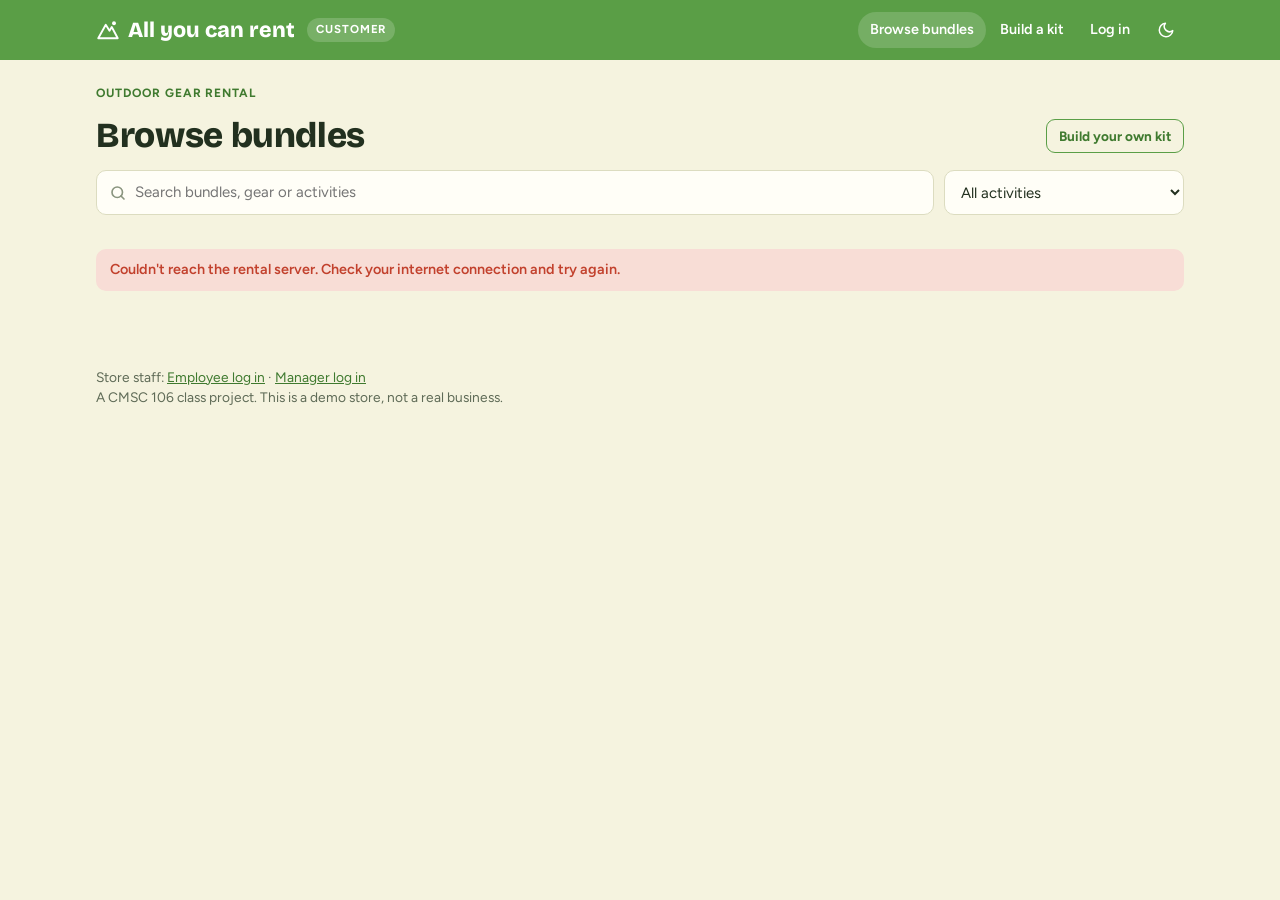
<file: index.html>
<!doctype html>
<html lang="en">
<head>
<meta charset="utf-8">
<meta name="viewport" content="width=device-width, initial-scale=1, viewport-fit=cover">
<meta name="claude:viewport-fit-sides" content="cover">
<title>All you can rent</title>
<link rel="preconnect" href="https://fonts.googleapis.com">
<link rel="stylesheet" href="https://fonts.googleapis.com/css2?family=Bricolage+Grotesque:opsz,wght@12..96,700;12..96,800&family=Figtree:wght@400;500;600;700&display=swap">
<link rel="icon" href="favicon.svg" type="image/svg+xml">
<link rel="stylesheet" href="css/style.css">
<!-- Apply the saved light/dark choice before the page draws (see Theme in js/common.js) -->
<script>try { var t = JSON.parse(localStorage.getItem("rental:theme")); if (t) document.documentElement.dataset.theme = t; } catch (e) {}</script>
</head>
<body>
<header class="top" id="header"></header>
<main><div class="wrap" id="app"></div></main>
<footer class="wrap small muted" style="padding-block:28px">Store staff: <a href="employee.html">Employee log in</a> · <a href="manager.html">Manager log in</a><br>A CMSC 106 class project. This is a demo store, not a real business.</footer>
<div class="toast" id="toast" hidden></div>
<script src="js/api.js"></script>
<script src="js/common.js"></script>
<script src="js/sample-reviews.js"></script>
<script src="js/customer.js"></script>
</body>
</html>
</file>
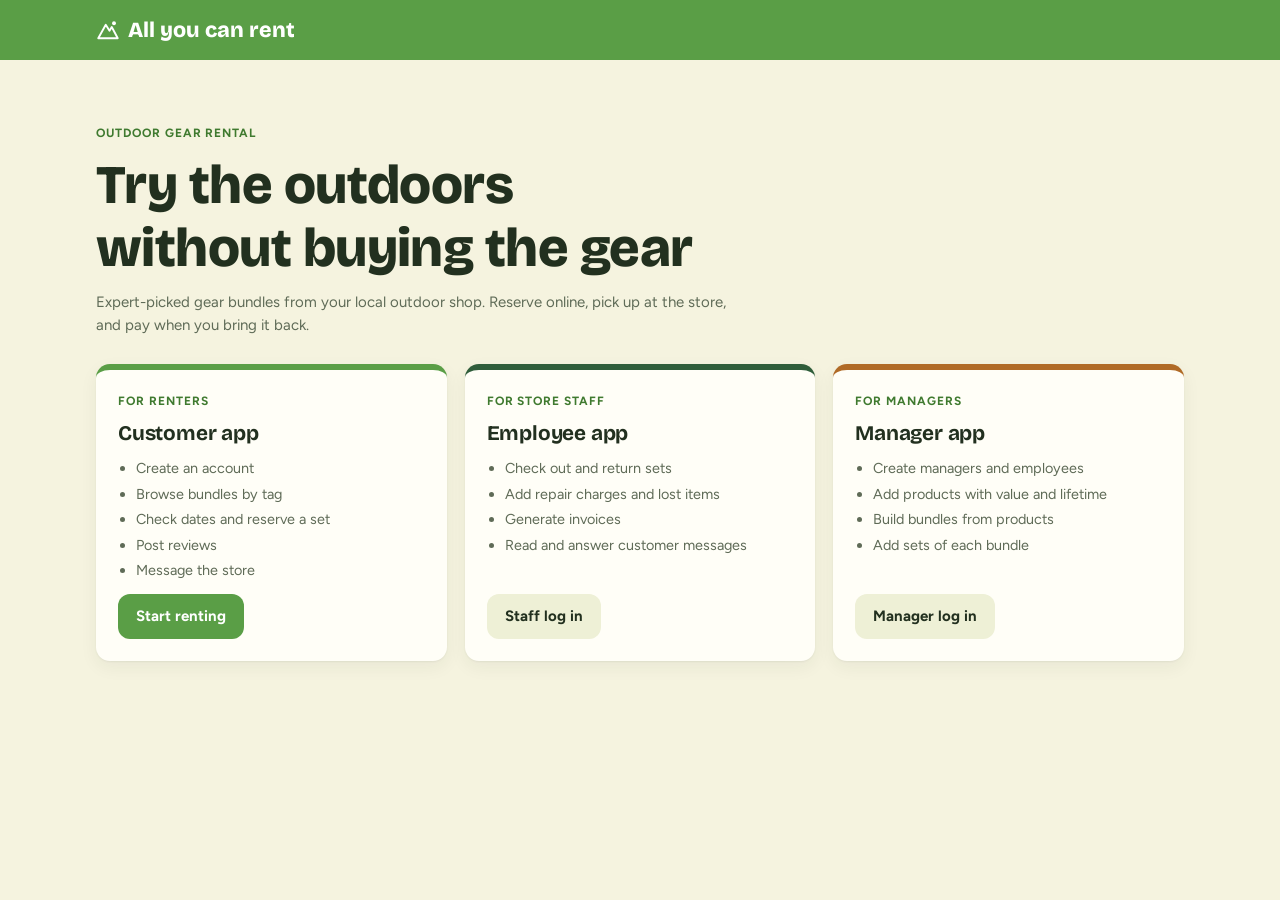
<file: rental 2/index.html>
<!doctype html>
<html lang="en">
<head>
<meta charset="utf-8">
<meta name="viewport" content="width=device-width, initial-scale=1, viewport-fit=cover">
<meta name="claude:viewport-fit-sides" content="cover">
<title>All you can rent</title>
<link rel="preconnect" href="https://fonts.googleapis.com">
<link rel="stylesheet" href="https://fonts.googleapis.com/css2?family=Bricolage+Grotesque:opsz,wght@12..96,700;12..96,800&family=Figtree:wght@400;500;600;700&display=swap">
<link rel="stylesheet" href="css/style.css">
<style>
.hero{padding-block:40px 28px;display:flex;flex-direction:column;gap:12px;max-width:640px}
.hero h1{font-size:clamp(2.2rem,6vw,3.4rem)}
.apps{display:grid;grid-template-columns:repeat(3,minmax(0,1fr));gap:18px}
@media (max-width:820px){.apps{grid-template-columns:1fr}}
.app-card{display:flex;flex-direction:column;gap:12px;padding:22px;text-decoration:none;color:inherit;border-top:6px solid var(--green)}
.app-card.staff{border-top-color:#2f5d3a}
.app-card.mgr{border-top-color:#b06a26}
.app-card ul{margin:0;padding-left:18px;color:var(--muted);font-size:.9rem;display:flex;flex-direction:column;gap:4px}
.app-card .btn{margin-top:auto;align-self:flex-start}
</style>
</head>
<body>
<header class="top" id="header"><div class="wrap"><a class="logo" href="index.html"><svg viewBox="0 0 32 32" aria-hidden="true"><path d="M3 27 L13 9 L18 17 L21 12 L29 27 Z" fill="none" stroke="currentColor" stroke-width="2.5" stroke-linejoin="round"/><circle cx="24" cy="7" r="2.6" fill="currentColor"/></svg> All you can rent</a></div></header>
<main><div class="wrap">
  <section class="hero">
    <p class="eyebrow">Outdoor gear rental</p>
    <h1>Try the outdoors without buying the gear</h1>
    <p class="muted">Expert-picked gear bundles from your local outdoor shop. Reserve online, pick up at the store, and pay when you bring it back.</p>
  </section>
  <section class="apps">
    <a class="card app-card" href="customer.html">
      <p class="eyebrow">For renters</p><h2>Customer app</h2>
      <ul><li>Create an account</li><li>Browse bundles by tag</li><li>Check dates and reserve a set</li><li>Post reviews</li><li>Message the store</li></ul>
      <span class="btn btn-green">Start renting</span>
    </a>
    <a class="card app-card staff" href="employee.html">
      <p class="eyebrow">For store staff</p><h2>Employee app</h2>
      <ul><li>Check out and return sets</li><li>Add repair charges and lost items</li><li>Generate invoices</li><li>Read and answer customer messages</li></ul>
      <span class="btn btn-quiet">Staff log in</span>
    </a>
    <a class="card app-card mgr" href="manager.html">
      <p class="eyebrow">For managers</p><h2>Manager app</h2>
      <ul><li>Create managers and employees</li><li>Add products with value and lifetime</li><li>Build bundles from products</li><li>Add sets of each bundle</li></ul>
      <span class="btn btn-quiet">Manager log in</span>
    </a>
  </section>
</div></main>
<script src="js/api.js"></script>
<script src="js/common.js"></script>

</body>
</html>
</file>
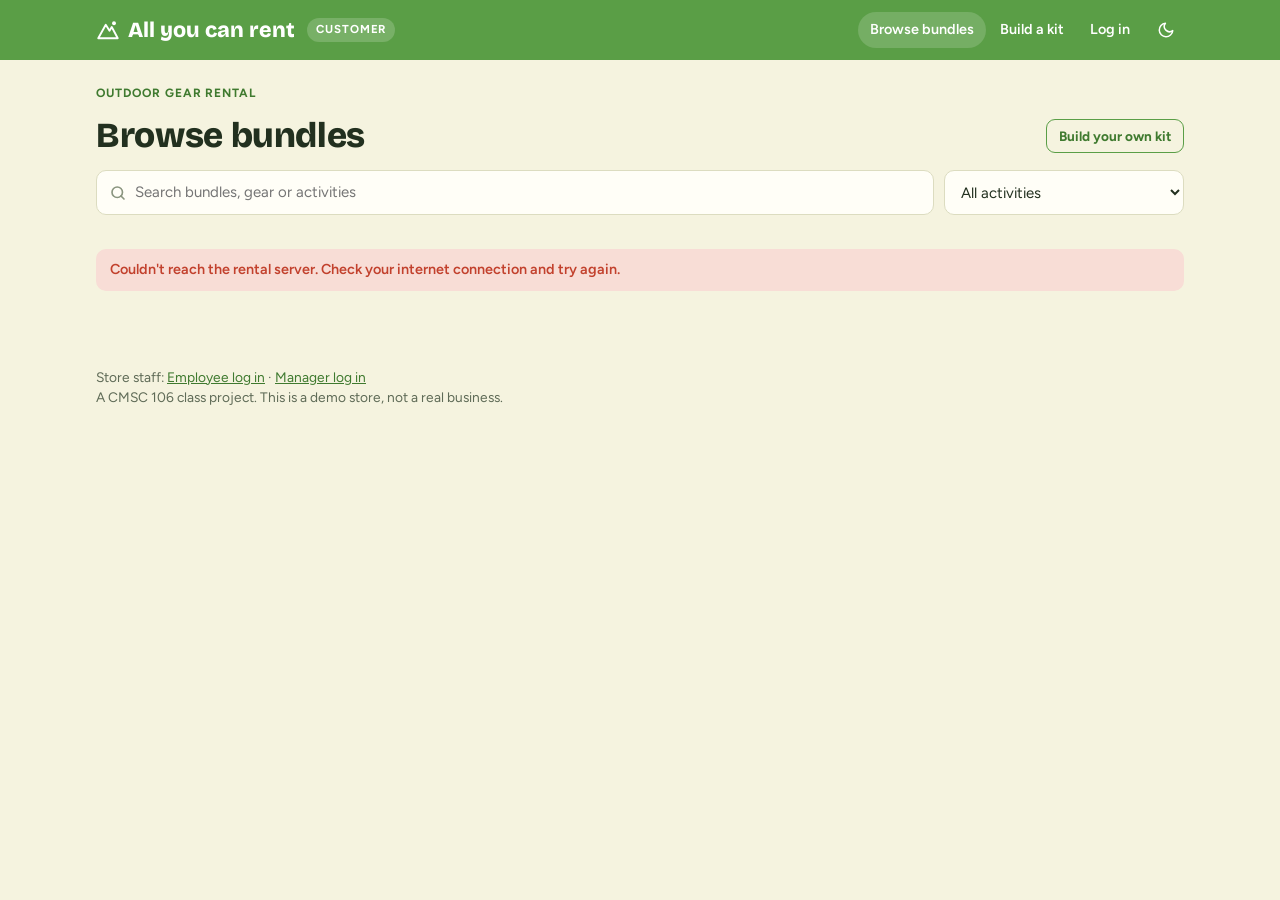
<file: customer.html>
<!doctype html>
<html lang="en">
<head>
<meta charset="utf-8">
<title>All you can rent</title>
<!-- The shop moved to index.html. Keep old links working, including #bundle-... links. -->
<script>location.replace("index.html" + location.hash);</script>
<meta http-equiv="refresh" content="0; url=index.html">
</head>
<body><a href="index.html">Go to All you can rent</a></body>
</html>
</file>
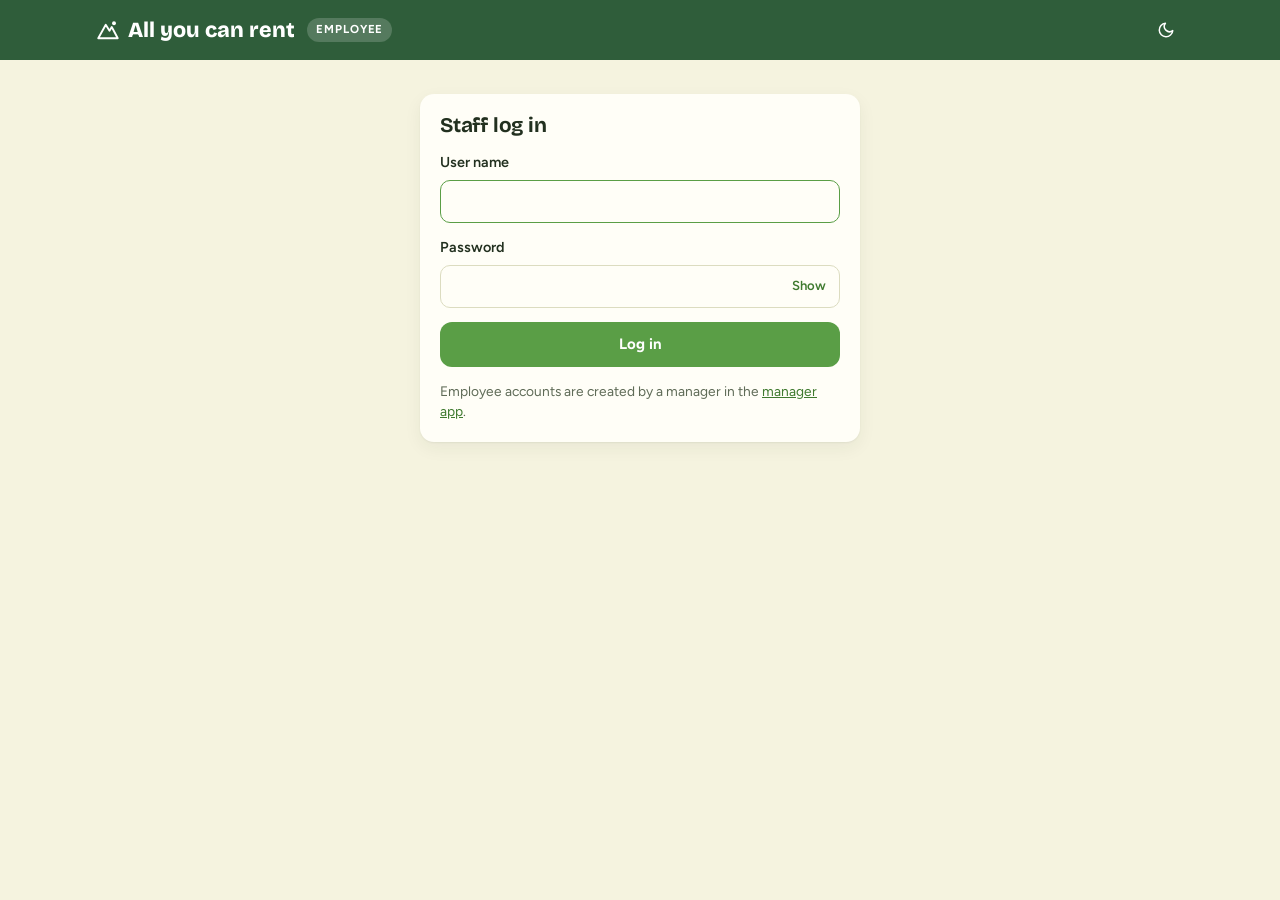
<file: employee.html>
<!doctype html>
<html lang="en">
<head>
<meta charset="utf-8">
<meta name="viewport" content="width=device-width, initial-scale=1, viewport-fit=cover">
<meta name="claude:viewport-fit-sides" content="cover">
<title>All you can rent · Staff</title>
<link rel="preconnect" href="https://fonts.googleapis.com">
<link rel="stylesheet" href="https://fonts.googleapis.com/css2?family=Bricolage+Grotesque:opsz,wght@12..96,700;12..96,800&family=Figtree:wght@400;500;600;700&display=swap">
<link rel="icon" href="favicon.svg" type="image/svg+xml">
<link rel="stylesheet" href="css/style.css">
<script>try { var t = JSON.parse(localStorage.getItem("rental:theme")); if (t) document.documentElement.dataset.theme = t; } catch (e) {}</script>
</head>
<body class="staff">
<header class="top" id="header"></header>
<main><div class="wrap" id="app"></div></main>
<div class="toast" id="toast" hidden></div>
<script src="js/api.js"></script>
<script src="js/common.js"></script>
<script src="js/employee.js"></script>
</body>
</html>
</file>
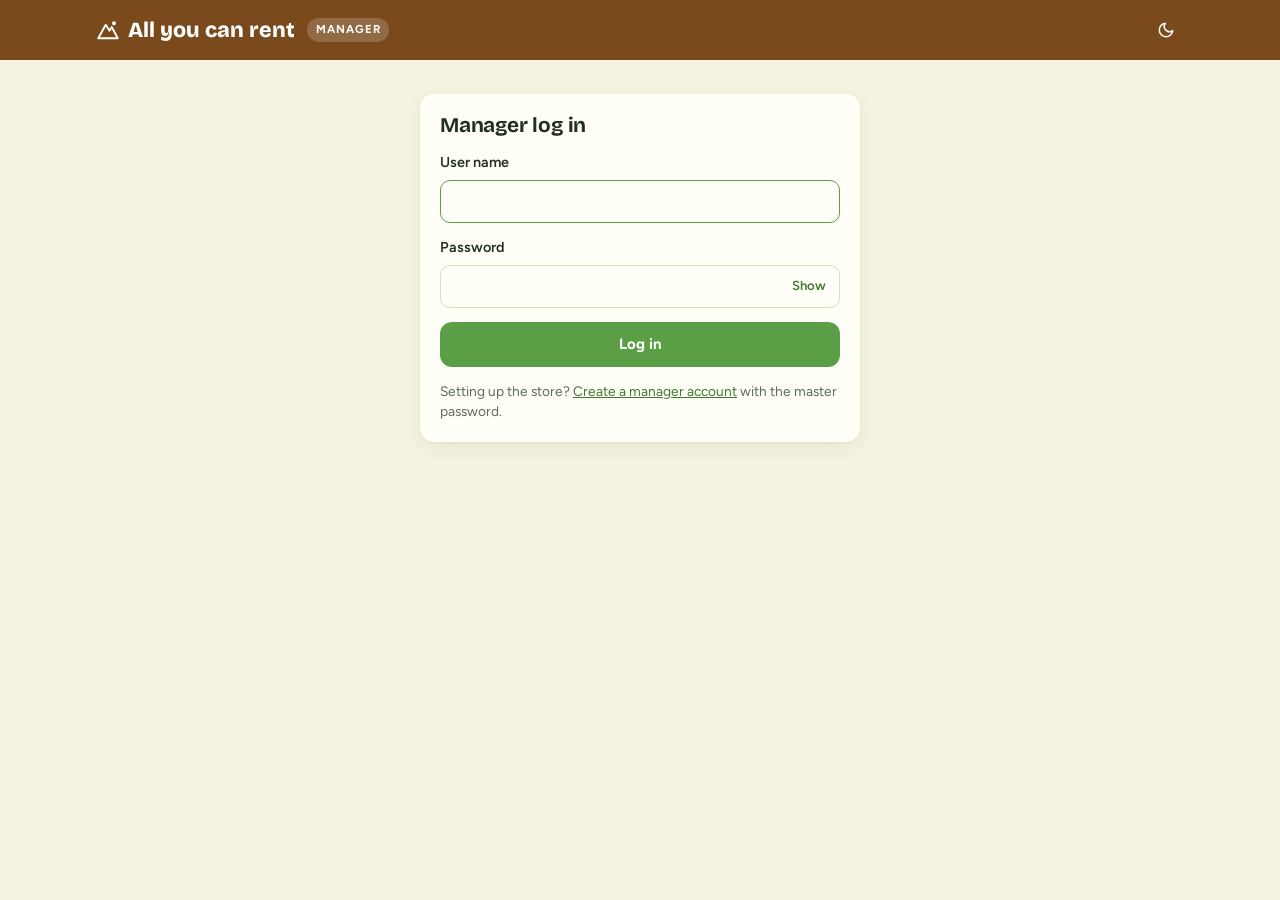
<file: manager.html>
<!doctype html>
<html lang="en">
<head>
<meta charset="utf-8">
<meta name="viewport" content="width=device-width, initial-scale=1, viewport-fit=cover">
<meta name="claude:viewport-fit-sides" content="cover">
<title>All you can rent · Manager</title>
<link rel="preconnect" href="https://fonts.googleapis.com">
<link rel="stylesheet" href="https://fonts.googleapis.com/css2?family=Bricolage+Grotesque:opsz,wght@12..96,700;12..96,800&family=Figtree:wght@400;500;600;700&display=swap">
<link rel="icon" href="favicon.svg" type="image/svg+xml">
<link rel="stylesheet" href="css/style.css">
<script>try { var t = JSON.parse(localStorage.getItem("rental:theme")); if (t) document.documentElement.dataset.theme = t; } catch (e) {}</script>
</head>
<body class="mgr">
<header class="top" id="header"></header>
<main><div class="wrap" id="app"></div></main>
<div class="toast" id="toast" hidden></div>
<script src="js/api.js"></script>
<script src="js/common.js"></script>
<script src="js/manager.js"></script>
</body>
</html>
</file>
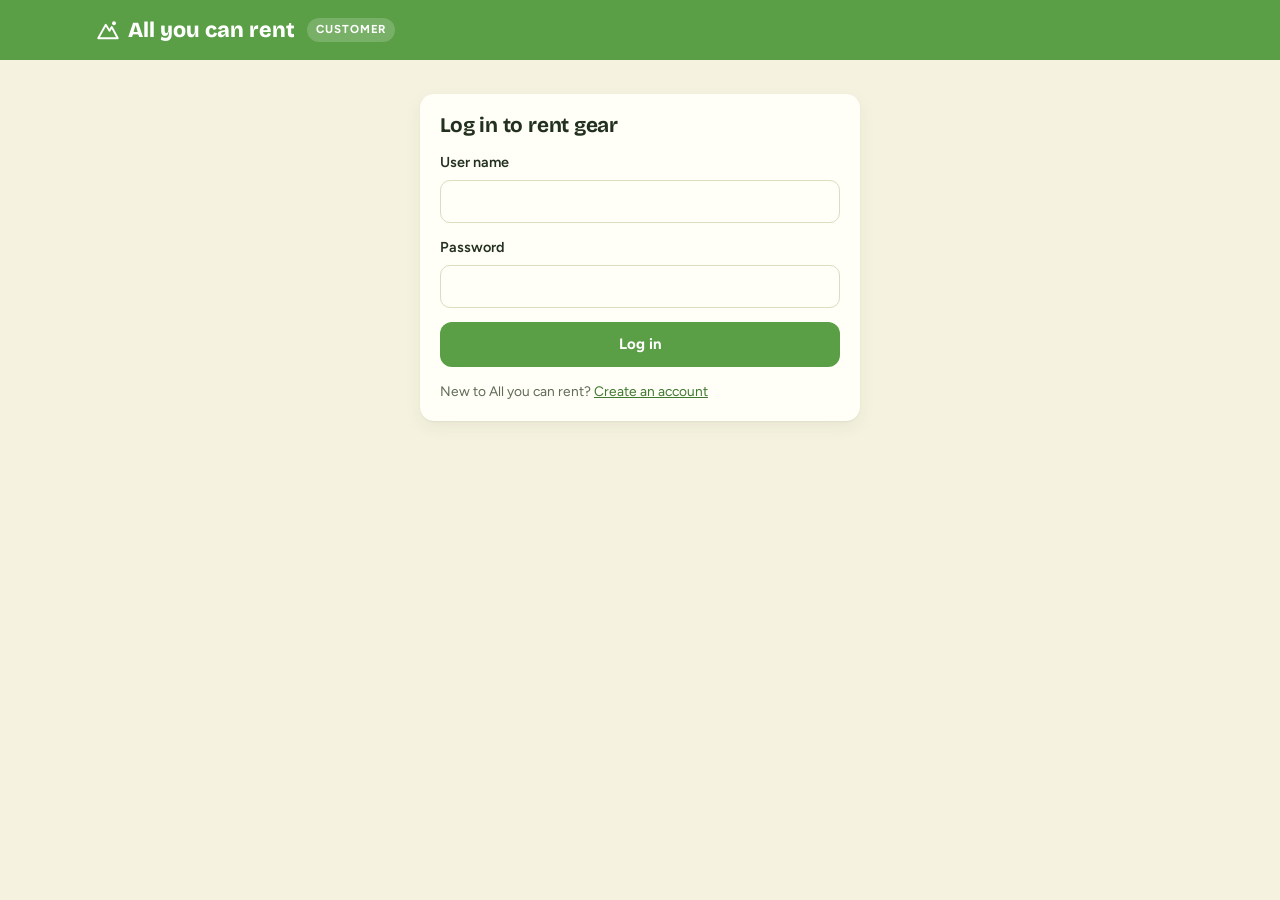
<file: rental 2/customer.html>
<!doctype html>
<html lang="en">
<head>
<meta charset="utf-8">
<meta name="viewport" content="width=device-width, initial-scale=1, viewport-fit=cover">
<meta name="claude:viewport-fit-sides" content="cover">
<title>All you can rent</title>
<link rel="preconnect" href="https://fonts.googleapis.com">
<link rel="stylesheet" href="https://fonts.googleapis.com/css2?family=Bricolage+Grotesque:opsz,wght@12..96,700;12..96,800&family=Figtree:wght@400;500;600;700&display=swap">
<link rel="stylesheet" href="css/style.css">
</head>
<body class="">
<header class="top" id="header"></header>
<main><div class="wrap" id="app"></div></main>
<div class="toast" id="toast" hidden></div>
<script src="js/api.js"></script>
<script src="js/common.js"></script>
<script src="js/customer.js"></script>
</body>
</html>
</file>
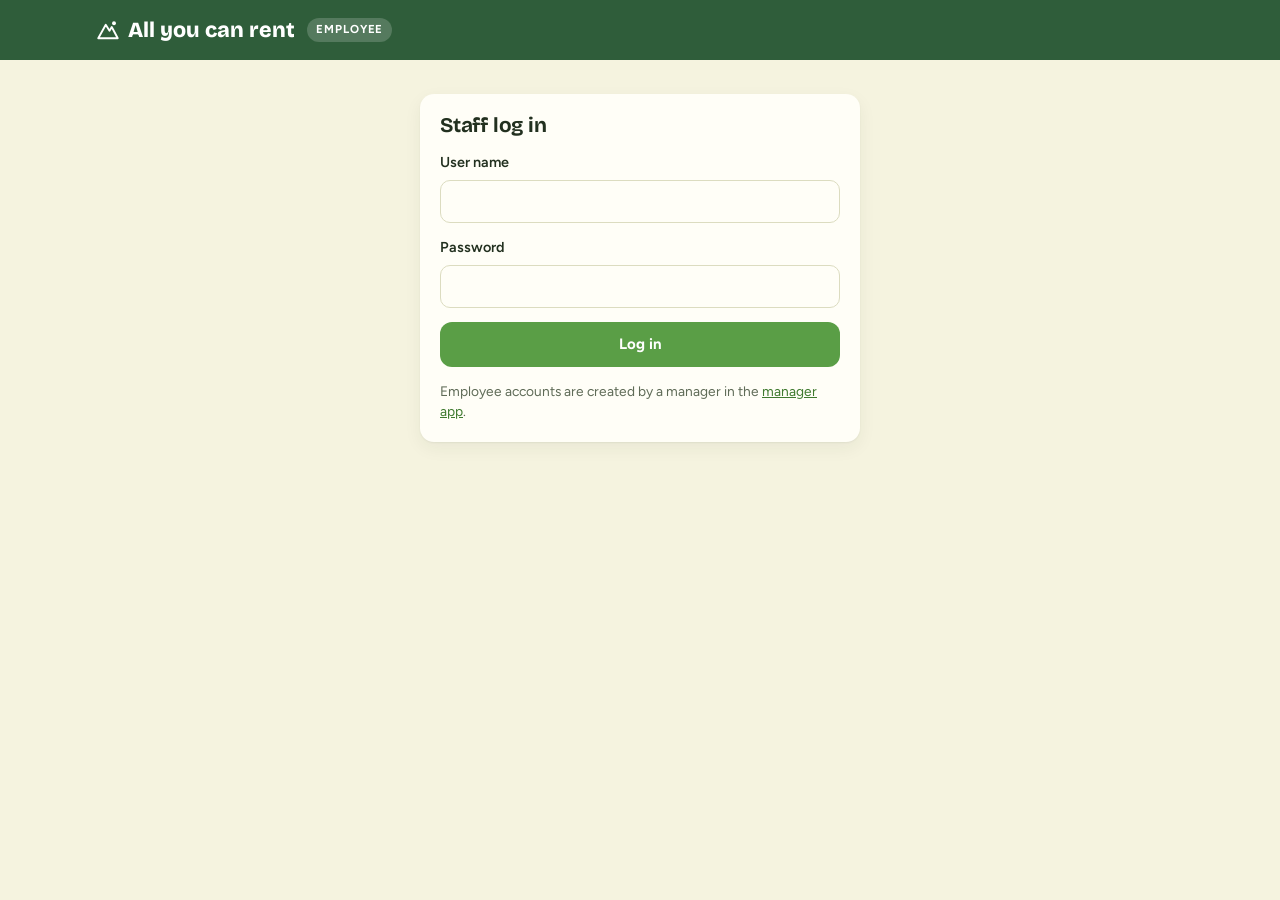
<file: rental 2/employee.html>
<!doctype html>
<html lang="en">
<head>
<meta charset="utf-8">
<meta name="viewport" content="width=device-width, initial-scale=1, viewport-fit=cover">
<meta name="claude:viewport-fit-sides" content="cover">
<title>All you can rent · Staff</title>
<link rel="preconnect" href="https://fonts.googleapis.com">
<link rel="stylesheet" href="https://fonts.googleapis.com/css2?family=Bricolage+Grotesque:opsz,wght@12..96,700;12..96,800&family=Figtree:wght@400;500;600;700&display=swap">
<link rel="stylesheet" href="css/style.css">
</head>
<body class="staff">
<header class="top" id="header"></header>
<main><div class="wrap" id="app"></div></main>
<div class="toast" id="toast" hidden></div>
<script src="js/api.js"></script>
<script src="js/common.js"></script>
<script src="js/employee.js"></script>
</body>
</html>
</file>
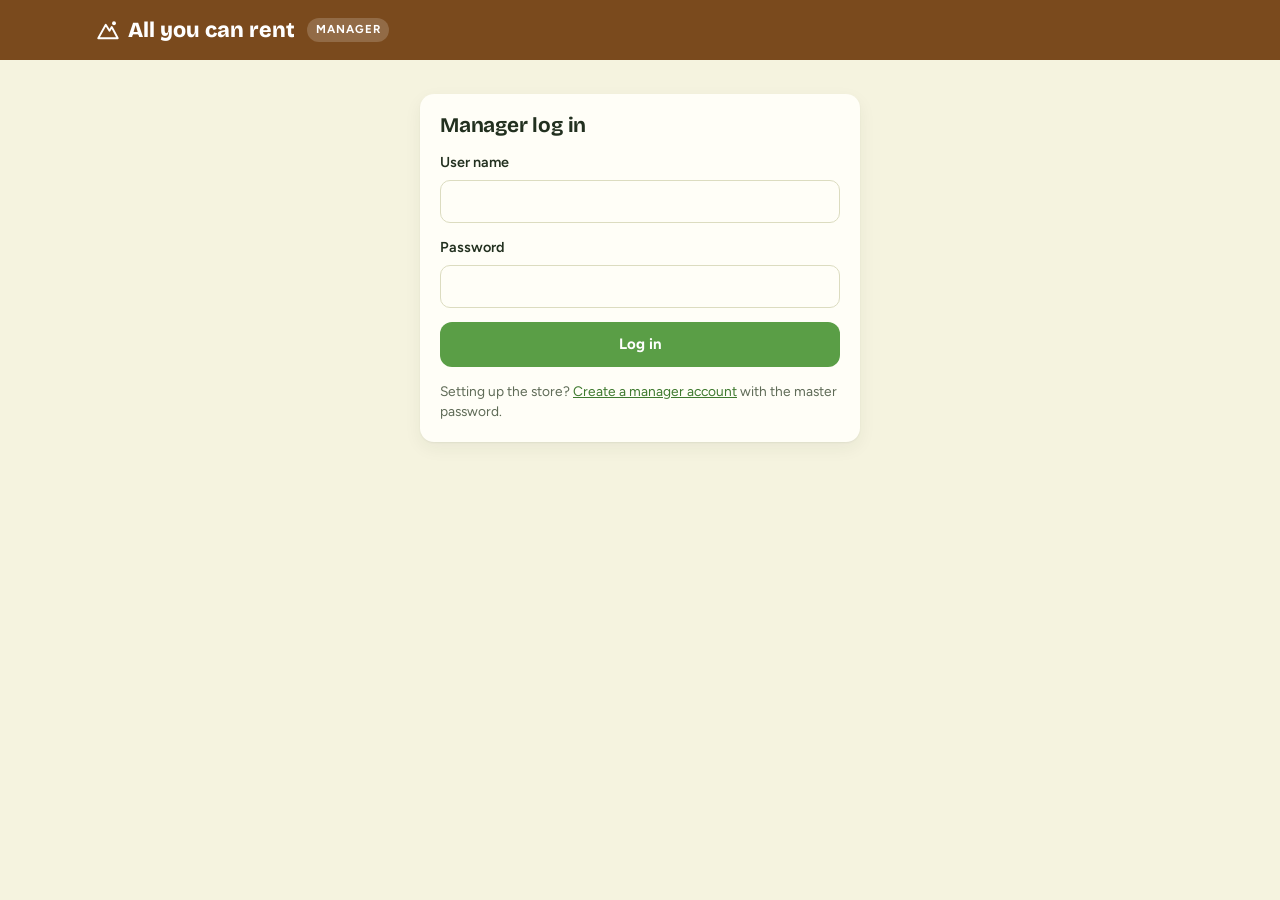
<file: rental 2/manager.html>
<!doctype html>
<html lang="en">
<head>
<meta charset="utf-8">
<meta name="viewport" content="width=device-width, initial-scale=1, viewport-fit=cover">
<meta name="claude:viewport-fit-sides" content="cover">
<title>All you can rent · Manager</title>
<link rel="preconnect" href="https://fonts.googleapis.com">
<link rel="stylesheet" href="https://fonts.googleapis.com/css2?family=Bricolage+Grotesque:opsz,wght@12..96,700;12..96,800&family=Figtree:wght@400;500;600;700&display=swap">
<link rel="stylesheet" href="css/style.css">
</head>
<body class="mgr">
<header class="top" id="header"></header>
<main><div class="wrap" id="app"></div></main>
<div class="toast" id="toast" hidden></div>
<script src="js/api.js"></script>
<script src="js/common.js"></script>
<script src="js/manager.js"></script>
</body>
</html>
</file>
<file: css/style.css>
/* All you can rent — shared styles for the customer, employee and manager apps */
:root{
  --bg:#f5f3df; --surface:#fffef7; --surface-2:#eef0d6; --line:#dcdcc0;
  --fg:#22301f; --muted:#5f6b57; --green:#5a9e46; --green-ink:#3f7a2f; --green-soft:#e2eed3;
  --orange:#ee8f2b; --orange-ink:#b9620c; --orange-soft:#fde9d2; --on-accent:#ffffff;
  --danger:#c2412d; --danger-soft:#f8ddd6; --header:#5a9e46;
  --shadow:0 1px 2px rgba(40,50,30,.06),0 6px 18px rgba(40,50,30,.06);
  --display:"Bricolage Grotesque","Trebuchet MS",system-ui,sans-serif;
  --body:"Figtree","Segoe UI",system-ui,sans-serif;
  --r:14px;
}
@media (prefers-color-scheme: dark){:root:not([data-theme="light"]){
  --bg:#141a13; --surface:#1c241b; --surface-2:#232d21; --line:#334031;
  --fg:#e9eedd; --muted:#a3ae97; --green:#6cb356; --green-ink:#94d17f; --green-soft:#24351f;
  --orange:#f09a3e; --orange-ink:#f5b46c; --orange-soft:#3a2915; --danger:#ef7a65; --danger-soft:#3b1f19;
  --header:#3f7a2f; --shadow:0 1px 2px rgba(0,0,0,.3),0 6px 18px rgba(0,0,0,.25); color-scheme:dark}}
:root[data-theme="dark"]{
  --bg:#141a13; --surface:#1c241b; --surface-2:#232d21; --line:#334031;
  --fg:#e9eedd; --muted:#a3ae97; --green:#6cb356; --green-ink:#94d17f; --green-soft:#24351f;
  --orange:#f09a3e; --orange-ink:#f5b46c; --orange-soft:#3a2915; --danger:#ef7a65; --danger-soft:#3b1f19;
  --header:#3f7a2f; --shadow:0 1px 2px rgba(0,0,0,.3),0 6px 18px rgba(0,0,0,.25); color-scheme:dark}
/* employee and manager apps use a darker header so staff can tell the apps apart */
body.staff{--header:#2f5d3a}
body.mgr{--header:#7a4a1d}

*{box-sizing:border-box}
html,body{margin:0}
body{background:var(--bg);color:var(--fg);font-family:var(--body);font-size:15px;line-height:1.5}
h1,h2,h3{font-family:var(--display);line-height:1.15;margin:0;text-wrap:balance;letter-spacing:-.01em}
h1{font-size:clamp(1.6rem,4vw,2.2rem);font-weight:800}
h2{font-size:1.3rem;font-weight:700}
h3{font-size:1.05rem;font-weight:700}
p{margin:0}
a{color:var(--green-ink)}
button,input,select,textarea{font:inherit;color:inherit}
:focus-visible{outline:3px solid var(--orange);outline-offset:2px}
.wrap{max-width:1120px;margin:0 auto;padding-left:max(16px,env(safe-area-inset-left,0px));padding-right:max(16px,env(safe-area-inset-right,0px))}

body::before{content:"";position:fixed;inset:0 0 auto;height:env(safe-area-inset-top,0px);z-index:10;background:var(--header)}
header.top{position:sticky;top:env(safe-area-inset-top,0px);z-index:9;background:var(--header);color:var(--on-accent)}
header.top .wrap{display:flex;align-items:center;gap:12px;min-height:60px;flex-wrap:wrap;padding-block:6px}
.logo{font-family:var(--display);font-weight:800;font-size:1.35rem;color:var(--on-accent);text-decoration:none;display:flex;align-items:center;gap:8px}
.logo svg{width:24px;height:24px}
.role-tag{font-size:.72rem;font-weight:700;letter-spacing:.08em;text-transform:uppercase;background:rgba(255,255,255,.18);padding:3px 9px;border-radius:999px}
nav.main{display:flex;gap:2px;margin-left:auto;align-items:center;flex-wrap:wrap}
nav.main a,nav.main button{color:var(--on-accent);text-decoration:none;padding:7px 12px;border-radius:999px;font-weight:600;font-size:.9rem;background:none;border:0;cursor:pointer}
nav.main a:hover,nav.main a.on,nav.main button:hover{background:rgba(255,255,255,.16)}
nav.main .theme-btn{display:inline-flex;align-items:center;justify-content:center;width:36px;height:36px;padding:0;margin-left:4px}
nav.main .theme-btn svg{width:18px;height:18px}
main{padding-block:24px 48px}

.btn{display:inline-flex;align-items:center;justify-content:center;gap:8px;border:0;border-radius:12px;padding:11px 18px;font-weight:700;cursor:pointer;text-decoration:none}
.btn:active{transform:translateY(1px)}
.btn-green{background:var(--green);color:var(--on-accent)}
.btn-orange{background:var(--orange);color:var(--on-accent)}
.btn-ghost{background:transparent;color:var(--green-ink);border:1.5px solid var(--green)}
.btn-quiet{background:var(--surface-2);color:var(--fg)}
.btn-danger{background:var(--danger-soft);color:var(--danger)}
.btn-sm{padding:6px 12px;font-size:.85rem;border-radius:9px}
.btn[disabled]{opacity:.45;cursor:not-allowed}
.btn-block{width:100%}
.card{background:var(--surface);border-radius:var(--r);box-shadow:var(--shadow)}
.pad{padding:20px}
.stack{display:flex;flex-direction:column;gap:14px}
.row{display:flex;gap:10px;flex-wrap:wrap;align-items:center}
.between{justify-content:space-between}
.muted{color:var(--muted)}
.small{font-size:.86rem}
.eyebrow{font-size:.75rem;letter-spacing:.08em;text-transform:uppercase;font-weight:700;color:var(--green-ink)}
.price{font-family:var(--display);font-weight:800;color:var(--orange-ink);font-variant-numeric:tabular-nums}
.num{font-variant-numeric:tabular-nums}
.chip{display:inline-flex;align-items:center;gap:6px;border:1.5px solid var(--green);color:var(--green-ink);background:transparent;border-radius:999px;padding:5px 13px;font-size:.86rem;font-weight:600;cursor:pointer}
.chip:hover{background:var(--green-soft)}
.chip.on{background:var(--green);color:var(--on-accent)}
.pill{display:inline-block;font-size:.72rem;font-weight:700;padding:2px 9px;border-radius:999px;background:var(--green-soft);color:var(--green-ink)}
.pill.warn{background:var(--orange-soft);color:var(--orange-ink)}
.pill.bad{background:var(--danger-soft);color:var(--danger)}
.pill.done{background:var(--surface-2);color:var(--muted)}
.stars{color:var(--orange);letter-spacing:1px}
label.f{display:flex;flex-direction:column;gap:6px;font-weight:600;font-size:.9rem}
label.f .hint{font-weight:400;color:var(--muted);font-size:.8rem}
.in{width:100%;background:var(--surface);border:1.5px solid var(--line);border-radius:10px;padding:10px 12px;font-weight:400}
.in:focus{border-color:var(--green);outline:none}
.grid-2{display:grid;grid-template-columns:repeat(2,minmax(0,1fr));gap:14px}
.grid-3{display:grid;grid-template-columns:repeat(3,minmax(0,1fr));gap:14px}
@media (max-width:640px){.grid-2,.grid-3{grid-template-columns:1fr}}
.two-col{display:grid;grid-template-columns:minmax(0,1fr) minmax(0,1fr);gap:20px;align-items:start}
.side-col{display:grid;grid-template-columns:minmax(0,1.3fr) minmax(0,1fr);gap:20px;align-items:start}
@media (max-width:860px){.two-col,.side-col{grid-template-columns:1fr}}
.msg{border-radius:10px;padding:10px 14px;font-size:.9rem;font-weight:600}
.msg.ok{background:var(--green-soft);color:var(--green-ink)}
.msg.err{background:var(--danger-soft);color:var(--danger)}
.msg.info{background:var(--orange-soft);color:var(--orange-ink)}
.auth{max-width:440px;margin:10px auto}
dialog.modal{border:0;padding:0;background:transparent;color:var(--fg);width:min(440px,calc(100% - 32px));max-height:calc(100% - 32px);overflow:auto}
dialog.modal::backdrop{background:rgba(10,15,10,.55)}
body:has(dialog[open]){overflow:hidden}  /* the page behind an open pop-up doesn't scroll */
/* Password box with a Show/Hide button inside it */
.pw{position:relative;display:block}
.pw .in{padding-right:64px}
.pw-toggle{position:absolute;right:6px;top:50%;transform:translateY(-50%);background:none;border:0;border-radius:6px;padding:4px 8px;font:inherit;font-size:.82rem;font-weight:600;color:var(--green-ink);cursor:pointer}
.pw-toggle:hover{background:var(--surface-2)}
dialog.modal .auth{margin:0}
.modal-x{position:absolute;top:8px;right:8px;z-index:1}
.modal-x button{background:none;border:0;border-radius:8px;padding:4px 10px;font-size:1.5rem;line-height:1;color:var(--muted);cursor:pointer}
.modal-x button:hover{background:var(--surface-2)}
.tabs-inline{display:flex;gap:4px;background:var(--surface-2);padding:4px;border-radius:12px;width:fit-content;max-width:100%;flex-wrap:wrap}
.tabs-inline button{border:0;background:none;padding:8px 14px;border-radius:9px;font-weight:600;cursor:pointer;color:var(--muted)}
.tabs-inline button.on{background:var(--surface);color:var(--fg);box-shadow:var(--shadow)}

.cards{display:grid;grid-template-columns:repeat(auto-fill,minmax(250px,1fr));gap:18px}
/* Employee dashboard count tiles */
.stats{display:grid;grid-template-columns:repeat(4,minmax(0,1fr));gap:12px}
@media (max-width:640px){.stats{grid-template-columns:repeat(2,minmax(0,1fr))}}
.stat{padding:14px 16px;display:flex;flex-direction:column;gap:4px}
.stat b{font-family:var(--display);font-size:1.9rem;font-weight:800;line-height:1}
.stat.alert b{color:var(--danger)}
/* Browse filters: search box and activity dropdown side by side, stacked on phones */
.filters{display:grid;grid-template-columns:minmax(0,1fr) 240px;gap:10px}
@media (max-width:640px){.filters{grid-template-columns:1fr}}
input[type="search"].in{padding-left:38px;background:var(--surface) url("data:image/svg+xml,%3Csvg xmlns='http://www.w3.org/2000/svg' viewBox='0 0 24 24' fill='none' stroke='%238a957f' stroke-width='2.2' stroke-linecap='round'%3E%3Ccircle cx='11' cy='11' r='7'/%3E%3Cpath d='m20 20-4-4'/%3E%3C/svg%3E") no-repeat 12px center/18px}
.bcard{display:flex;flex-direction:column;text-decoration:none;color:inherit;overflow:hidden;cursor:pointer;border:0;padding:0;text-align:left}
.bcard:hover{transform:translateY(-2px)}
.bcard{position:relative}
/* Favorite heart: a round button over the card photo, and a labelled one on the bundle page */
.fav{position:absolute;top:10px;right:10px;z-index:2;width:38px;height:38px;border:0;border-radius:999px;display:grid;place-items:center;cursor:pointer;background:rgba(20,26,19,.55);color:#fff;backdrop-filter:blur(4px)}
.fav:hover{background:rgba(20,26,19,.78)}
.fav svg,.fav-text svg,.chip-fav svg{fill:none;stroke:currentColor;stroke-width:2;stroke-linejoin:round}
.fav svg{width:20px;height:20px}
.fav[aria-pressed="true"] svg,.fav-text[aria-pressed="true"] svg{fill:#ff5470;stroke:#ff5470}
.fav-text{display:inline-flex;align-items:center;gap:8px;flex:none;border:1.5px solid var(--line);background:var(--surface);color:var(--fg);border-radius:999px;padding:7px 14px;font:inherit;font-weight:600;cursor:pointer}
.fav-text svg{width:18px;height:18px}
.fav-text[aria-pressed="true"]{border-color:#ff5470;color:#ff5470}
.chip-fav svg{width:14px;height:14px}
.chip-fav.on svg{fill:currentColor}
/* Trips */
.trip-card{display:flex;flex-direction:column;gap:6px;text-decoration:none;color:inherit}
.trip-card:hover{box-shadow:0 0 0 2px var(--green)}
.trip-row{display:grid;grid-template-columns:88px minmax(0,1fr) auto;gap:12px;align-items:center;padding-top:12px;border-top:1px solid var(--line)}
h2+.trip-row{padding-top:0;border-top:0}
.thumb{aspect-ratio:16/9;border-radius:8px;overflow:hidden;background:var(--green-soft)}
.thumb svg{display:block;width:100%;height:100%}
.bcard h3 a{color:inherit;text-decoration:none}
.bcard h3 a::after{content:"";position:absolute;inset:0}
.more{position:relative;z-index:1;background:none;border:0;padding:0;font:inherit;font-weight:600;color:var(--green-ink);cursor:pointer;text-decoration:underline}
.bcard .art{aspect-ratio:16/9;background:var(--green-soft)}
.bcard .art svg,.art-lg svg{display:block;width:100%;height:100%}
.bcard .body{padding:14px 16px 16px;display:flex;flex-direction:column;gap:8px;flex:1}
.art-lg{border-radius:16px;overflow:hidden;aspect-ratio:16/8;background:var(--green-soft)}
.tagline{display:flex;gap:6px;flex-wrap:wrap}
.tagline span{font-size:.74rem;color:var(--muted);background:var(--surface-2);padding:2px 8px;border-radius:6px}

.tbl-wrap{overflow-x:auto}
table.tbl{width:100%;border-collapse:collapse;font-size:.9rem}
.tbl th{text-align:left;font-size:.75rem;letter-spacing:.06em;text-transform:uppercase;color:var(--muted);font-weight:700;padding:8px 10px;border-bottom:1.5px solid var(--line)}
.tbl td{padding:10px;border-bottom:1px solid var(--line);vertical-align:top}
.tbl td.num,.tbl th.num{text-align:right}
.lines{display:flex;flex-direction:column;gap:8px;font-variant-numeric:tabular-nums}
.lines div{display:flex;justify-content:space-between;gap:12px}
.lines .total{border-top:2px solid var(--fg);padding-top:10px;font-weight:700;font-size:1.1rem}

.inbox-item{display:flex;flex-direction:column;gap:6px;padding:14px 0;border-bottom:1px solid var(--line)}
.inbox-item:last-child{border-bottom:0}
.inbox-item p{white-space:pre-line}  /* keep line breaks, e.g. in kit requests */
.code{font-family:ui-monospace,"Cascadia Mono",Consolas,monospace;letter-spacing:.04em}  /* reservation codes */
/* Build-a-kit gear list */
.kit-list{display:flex;flex-direction:column;max-height:560px;overflow:auto}
.kit-row{display:grid;grid-template-columns:minmax(0,1fr) auto 68px;gap:12px;align-items:center;padding:10px 2px;border-bottom:1px solid var(--line)}
.kit-row:last-child{border-bottom:0}
.kit-row .in{padding:6px 8px;text-align:center}
.empty{text-align:center;padding:30px 16px;color:var(--muted)}
.checklist{list-style:none;margin:0;padding:0;display:flex;flex-direction:column;gap:6px;max-height:260px;overflow:auto;border:1.5px solid var(--line);border-radius:10px;padding:8px}
.checklist label{display:flex;gap:10px;align-items:center;padding:6px 8px;border-radius:8px;cursor:pointer}
.checklist label:hover{background:var(--surface-2)}
.checklist input{accent-color:var(--green)}

.toast{position:fixed;left:50%;bottom:calc(24px + env(safe-area-inset-bottom,0px));transform:translateX(-50%);background:var(--fg);color:var(--bg);padding:10px 18px;border-radius:999px;font-weight:600;z-index:20;box-shadow:var(--shadow);max-width:calc(100% - 32px)}
@media (prefers-reduced-motion:reduce){*{transition:none!important}}
</file>
<file: rental 2/css/style.css>
/* All you can rent — shared styles for the customer, employee and manager apps */
:root{
  --bg:#f5f3df; --surface:#fffef7; --surface-2:#eef0d6; --line:#dcdcc0;
  --fg:#22301f; --muted:#5f6b57; --green:#5a9e46; --green-ink:#3f7a2f; --green-soft:#e2eed3;
  --orange:#ee8f2b; --orange-ink:#b9620c; --orange-soft:#fde9d2; --on-accent:#ffffff;
  --danger:#c2412d; --danger-soft:#f8ddd6; --header:#5a9e46;
  --shadow:0 1px 2px rgba(40,50,30,.06),0 6px 18px rgba(40,50,30,.06);
  --display:"Bricolage Grotesque","Trebuchet MS",system-ui,sans-serif;
  --body:"Figtree","Segoe UI",system-ui,sans-serif;
  --r:14px;
}
@media (prefers-color-scheme: dark){:root:not([data-theme="light"]){
  --bg:#141a13; --surface:#1c241b; --surface-2:#232d21; --line:#334031;
  --fg:#e9eedd; --muted:#a3ae97; --green:#6cb356; --green-ink:#94d17f; --green-soft:#24351f;
  --orange:#f09a3e; --orange-ink:#f5b46c; --orange-soft:#3a2915; --danger:#ef7a65; --danger-soft:#3b1f19;
  --header:#3f7a2f; --shadow:0 1px 2px rgba(0,0,0,.3),0 6px 18px rgba(0,0,0,.25); color-scheme:dark}}
:root[data-theme="dark"]{
  --bg:#141a13; --surface:#1c241b; --surface-2:#232d21; --line:#334031;
  --fg:#e9eedd; --muted:#a3ae97; --green:#6cb356; --green-ink:#94d17f; --green-soft:#24351f;
  --orange:#f09a3e; --orange-ink:#f5b46c; --orange-soft:#3a2915; --danger:#ef7a65; --danger-soft:#3b1f19;
  --header:#3f7a2f; --shadow:0 1px 2px rgba(0,0,0,.3),0 6px 18px rgba(0,0,0,.25); color-scheme:dark}
/* employee and manager apps use a darker header so staff can tell the apps apart */
body.staff{--header:#2f5d3a}
body.mgr{--header:#7a4a1d}

*{box-sizing:border-box}
html,body{margin:0}
body{background:var(--bg);color:var(--fg);font-family:var(--body);font-size:15px;line-height:1.5}
h1,h2,h3{font-family:var(--display);line-height:1.15;margin:0;text-wrap:balance;letter-spacing:-.01em}
h1{font-size:clamp(1.6rem,4vw,2.2rem);font-weight:800}
h2{font-size:1.3rem;font-weight:700}
h3{font-size:1.05rem;font-weight:700}
p{margin:0}
a{color:var(--green-ink)}
button,input,select,textarea{font:inherit;color:inherit}
:focus-visible{outline:3px solid var(--orange);outline-offset:2px}
.wrap{max-width:1120px;margin:0 auto;padding-left:max(16px,env(safe-area-inset-left,0px));padding-right:max(16px,env(safe-area-inset-right,0px))}

body::before{content:"";position:fixed;inset:0 0 auto;height:env(safe-area-inset-top,0px);z-index:10;background:var(--header)}
header.top{position:sticky;top:env(safe-area-inset-top,0px);z-index:9;background:var(--header);color:var(--on-accent)}
header.top .wrap{display:flex;align-items:center;gap:12px;min-height:60px;flex-wrap:wrap;padding-block:6px}
.logo{font-family:var(--display);font-weight:800;font-size:1.35rem;color:var(--on-accent);text-decoration:none;display:flex;align-items:center;gap:8px}
.logo svg{width:24px;height:24px}
.role-tag{font-size:.72rem;font-weight:700;letter-spacing:.08em;text-transform:uppercase;background:rgba(255,255,255,.18);padding:3px 9px;border-radius:999px}
nav.main{display:flex;gap:2px;margin-left:auto;align-items:center;flex-wrap:wrap}
nav.main a,nav.main button{color:var(--on-accent);text-decoration:none;padding:7px 12px;border-radius:999px;font-weight:600;font-size:.9rem;background:none;border:0;cursor:pointer}
nav.main a:hover,nav.main a.on,nav.main button:hover{background:rgba(255,255,255,.16)}
main{padding-block:24px 48px}

.btn{display:inline-flex;align-items:center;justify-content:center;gap:8px;border:0;border-radius:12px;padding:11px 18px;font-weight:700;cursor:pointer;text-decoration:none}
.btn:active{transform:translateY(1px)}
.btn-green{background:var(--green);color:var(--on-accent)}
.btn-orange{background:var(--orange);color:var(--on-accent)}
.btn-ghost{background:transparent;color:var(--green-ink);border:1.5px solid var(--green)}
.btn-quiet{background:var(--surface-2);color:var(--fg)}
.btn-danger{background:var(--danger-soft);color:var(--danger)}
.btn-sm{padding:6px 12px;font-size:.85rem;border-radius:9px}
.btn[disabled]{opacity:.45;cursor:not-allowed}
.btn-block{width:100%}
.card{background:var(--surface);border-radius:var(--r);box-shadow:var(--shadow)}
.pad{padding:20px}
.stack{display:flex;flex-direction:column;gap:14px}
.row{display:flex;gap:10px;flex-wrap:wrap;align-items:center}
.between{justify-content:space-between}
.muted{color:var(--muted)}
.small{font-size:.86rem}
.eyebrow{font-size:.75rem;letter-spacing:.08em;text-transform:uppercase;font-weight:700;color:var(--green-ink)}
.price{font-family:var(--display);font-weight:800;color:var(--orange-ink);font-variant-numeric:tabular-nums}
.num{font-variant-numeric:tabular-nums}
.chip{display:inline-flex;align-items:center;gap:6px;border:1.5px solid var(--green);color:var(--green-ink);background:transparent;border-radius:999px;padding:5px 13px;font-size:.86rem;font-weight:600;cursor:pointer}
.chip:hover{background:var(--green-soft)}
.chip.on{background:var(--green);color:var(--on-accent)}
.pill{display:inline-block;font-size:.72rem;font-weight:700;padding:2px 9px;border-radius:999px;background:var(--green-soft);color:var(--green-ink)}
.pill.warn{background:var(--orange-soft);color:var(--orange-ink)}
.pill.bad{background:var(--danger-soft);color:var(--danger)}
.stars{color:var(--orange);letter-spacing:1px}
label.f{display:flex;flex-direction:column;gap:6px;font-weight:600;font-size:.9rem}
label.f .hint{font-weight:400;color:var(--muted);font-size:.8rem}
.in{width:100%;background:var(--surface);border:1.5px solid var(--line);border-radius:10px;padding:10px 12px;font-weight:400}
.in:focus{border-color:var(--green);outline:none}
.grid-2{display:grid;grid-template-columns:repeat(2,minmax(0,1fr));gap:14px}
.grid-3{display:grid;grid-template-columns:repeat(3,minmax(0,1fr));gap:14px}
@media (max-width:640px){.grid-2,.grid-3{grid-template-columns:1fr}}
.two-col{display:grid;grid-template-columns:minmax(0,1fr) minmax(0,1fr);gap:20px;align-items:start}
.side-col{display:grid;grid-template-columns:minmax(0,1.3fr) minmax(0,1fr);gap:20px;align-items:start}
@media (max-width:860px){.two-col,.side-col{grid-template-columns:1fr}}
.msg{border-radius:10px;padding:10px 14px;font-size:.9rem;font-weight:600}
.msg.ok{background:var(--green-soft);color:var(--green-ink)}
.msg.err{background:var(--danger-soft);color:var(--danger)}
.msg.info{background:var(--orange-soft);color:var(--orange-ink)}
.auth{max-width:440px;margin:10px auto}
.tabs-inline{display:flex;gap:4px;background:var(--surface-2);padding:4px;border-radius:12px;width:fit-content;max-width:100%;flex-wrap:wrap}
.tabs-inline button{border:0;background:none;padding:8px 14px;border-radius:9px;font-weight:600;cursor:pointer;color:var(--muted)}
.tabs-inline button.on{background:var(--surface);color:var(--fg);box-shadow:var(--shadow)}

.cards{display:grid;grid-template-columns:repeat(auto-fill,minmax(250px,1fr));gap:18px}
.bcard{display:flex;flex-direction:column;text-decoration:none;color:inherit;overflow:hidden;cursor:pointer;border:0;padding:0;text-align:left}
.bcard:hover{transform:translateY(-2px)}
.bcard .art{aspect-ratio:16/9;background:var(--green-soft)}
.bcard .art svg,.art-lg svg{display:block;width:100%;height:100%}
.bcard .body{padding:14px 16px 16px;display:flex;flex-direction:column;gap:8px;flex:1}
.art-lg{border-radius:16px;overflow:hidden;aspect-ratio:16/8}
.tagline{display:flex;gap:6px;flex-wrap:wrap}
.tagline span{font-size:.74rem;color:var(--muted);background:var(--surface-2);padding:2px 8px;border-radius:6px}

.tbl-wrap{overflow-x:auto}
table.tbl{width:100%;border-collapse:collapse;font-size:.9rem}
.tbl th{text-align:left;font-size:.75rem;letter-spacing:.06em;text-transform:uppercase;color:var(--muted);font-weight:700;padding:8px 10px;border-bottom:1.5px solid var(--line)}
.tbl td{padding:10px;border-bottom:1px solid var(--line);vertical-align:top}
.tbl td.num,.tbl th.num{text-align:right}
.lines{display:flex;flex-direction:column;gap:8px;font-variant-numeric:tabular-nums}
.lines div{display:flex;justify-content:space-between;gap:12px}
.lines .total{border-top:2px solid var(--fg);padding-top:10px;font-weight:700;font-size:1.1rem}

.inbox-item{display:flex;flex-direction:column;gap:6px;padding:14px 0;border-bottom:1px solid var(--line)}
.inbox-item:last-child{border-bottom:0}
.empty{text-align:center;padding:30px 16px;color:var(--muted)}
.checklist{list-style:none;margin:0;padding:0;display:flex;flex-direction:column;gap:6px;max-height:260px;overflow:auto;border:1.5px solid var(--line);border-radius:10px;padding:8px}
.checklist label{display:flex;gap:10px;align-items:center;padding:6px 8px;border-radius:8px;cursor:pointer}
.checklist label:hover{background:var(--surface-2)}
.checklist input{accent-color:var(--green)}

.toast{position:fixed;left:50%;bottom:calc(24px + env(safe-area-inset-bottom,0px));transform:translateX(-50%);background:var(--fg);color:var(--bg);padding:10px 18px;border-radius:999px;font-weight:600;z-index:20;box-shadow:var(--shadow);max-width:calc(100% - 32px)}
@media (prefers-reduced-motion:reduce){*{transition:none!important}}
</file>
